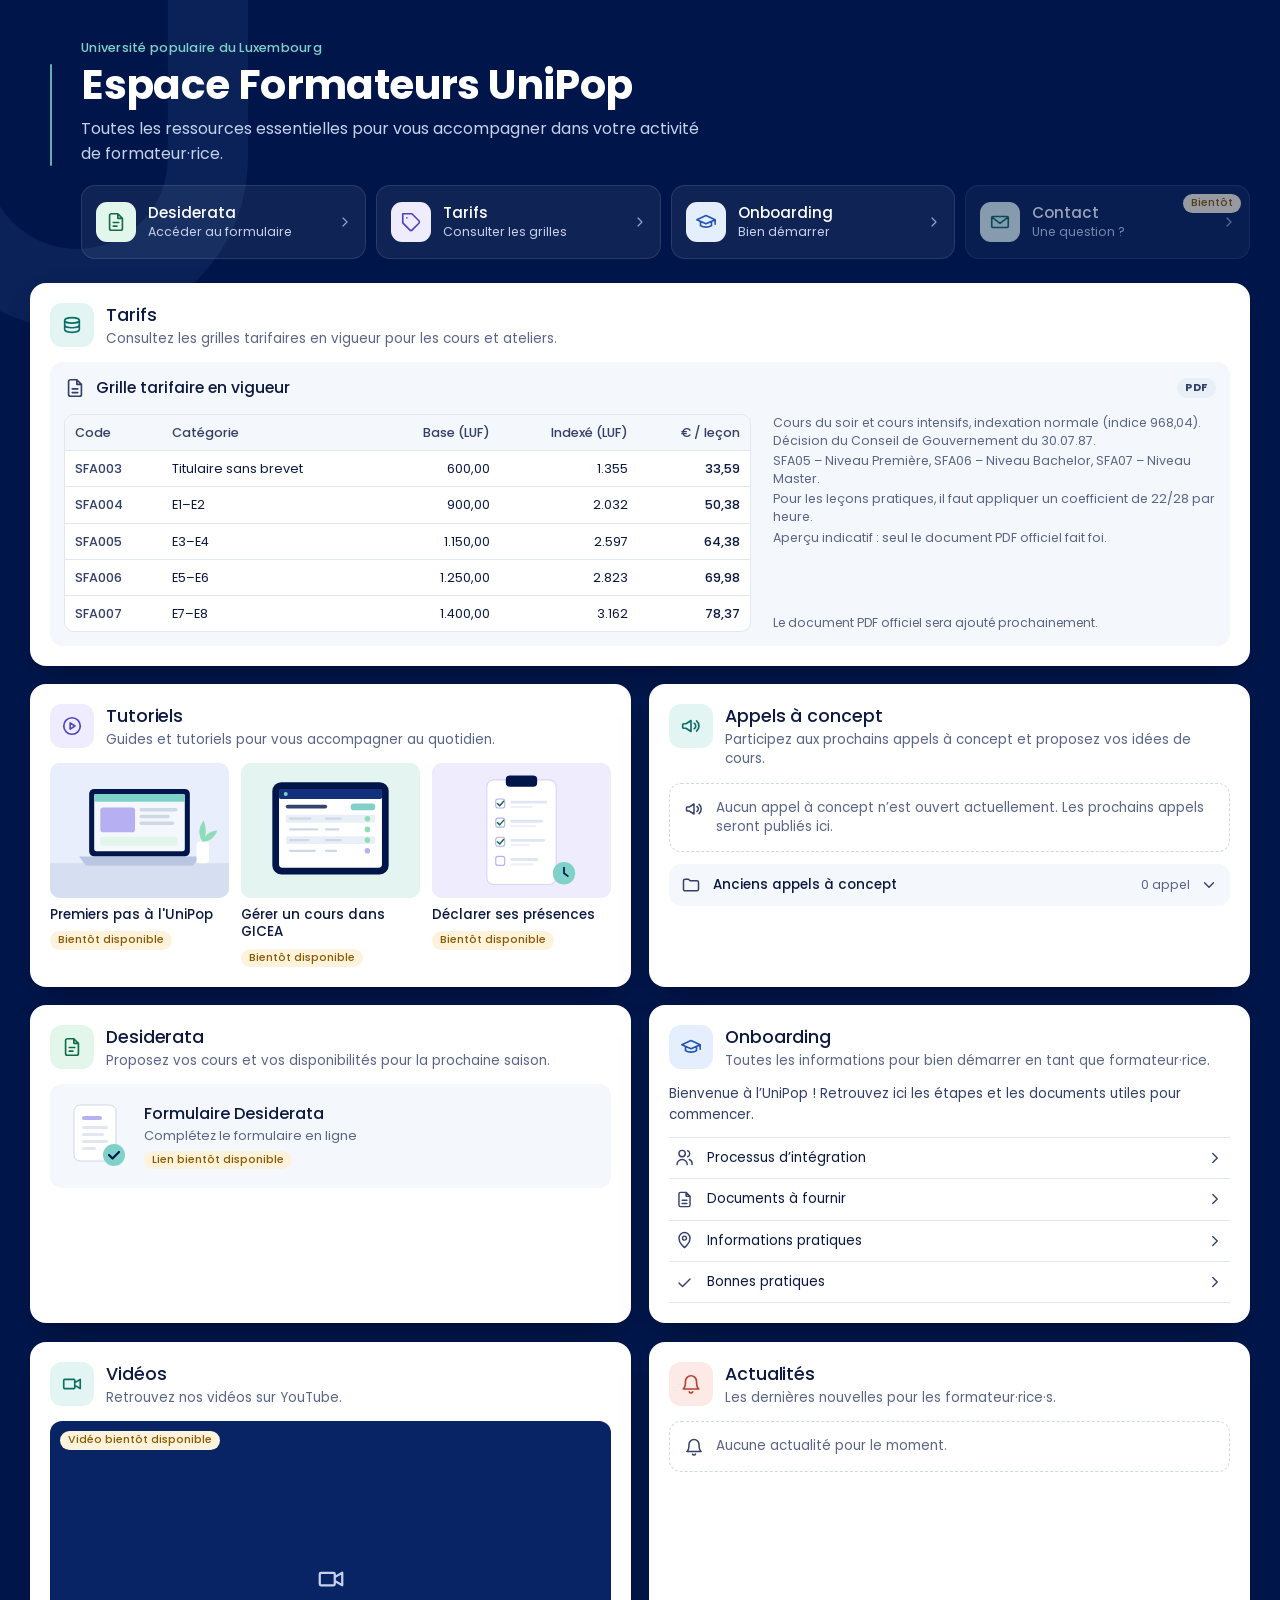
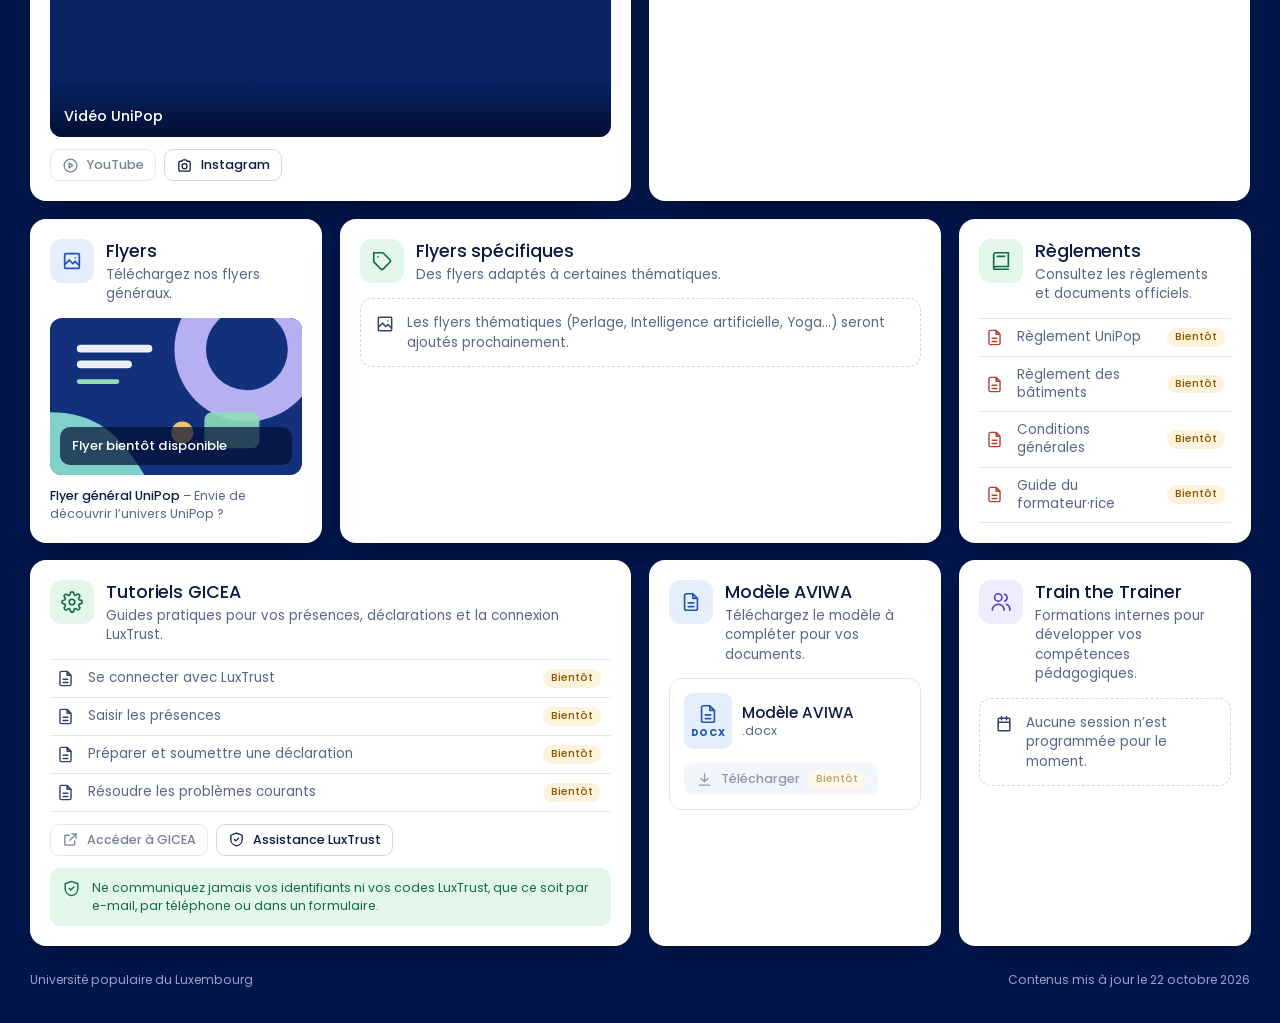
<file: index.html>
<!DOCTYPE html>
<html lang="fr">
<head>
  <meta charset="utf-8">
  <meta name="viewport" content="width=device-width, initial-scale=1">
  <meta name="color-scheme" content="light">
  <meta name="theme-color" content="#00164a">
  <meta name="robots" content="noindex, nofollow">
  <meta name="referrer" content="strict-origin-when-cross-origin">
  <title>Espace Formateurs UniPop</title>
  <link rel="icon" href="assets/icons/favicon.svg" type="image/svg+xml">
  <link rel="preload" href="assets/fonts/poppins-400.woff" as="font" type="font/woff" crossorigin>
  <link rel="preload" href="assets/fonts/poppins-500.woff" as="font" type="font/woff" crossorigin>
  <link rel="stylesheet" href="css/styles.css">
  <script src="js/iframe-resize.js"></script>
  <script src="js/app.js" defer></script>
</head>
<body>
  <div class="page" id="page">
    <svg class="motif" viewBox="0 0 440 520" aria-hidden="true" focusable="false">
      <path d="M70 -40 V250 a150 150 0 0 0 300 0 V-40" fill="none" stroke="currentColor" stroke-width="92"/>
    </svg>
    <span class="motif-line" aria-hidden="true"></span>

    <main id="app" class="app" aria-busy="true">
      <p class="app-loading">Chargement des ressources…</p>
      <noscript>
        <div class="load-error">
          <h1>Espace Formateurs UniPop</h1>
          <p>Cette page nécessite JavaScript pour afficher les ressources. Activez JavaScript ou consultez <a href="https://www.unipop.lu/" target="_blank" rel="noopener">unipop.lu</a>.</p>
        </div>
      </noscript>
    </main>
  </div>
</body>
</html>
</file>
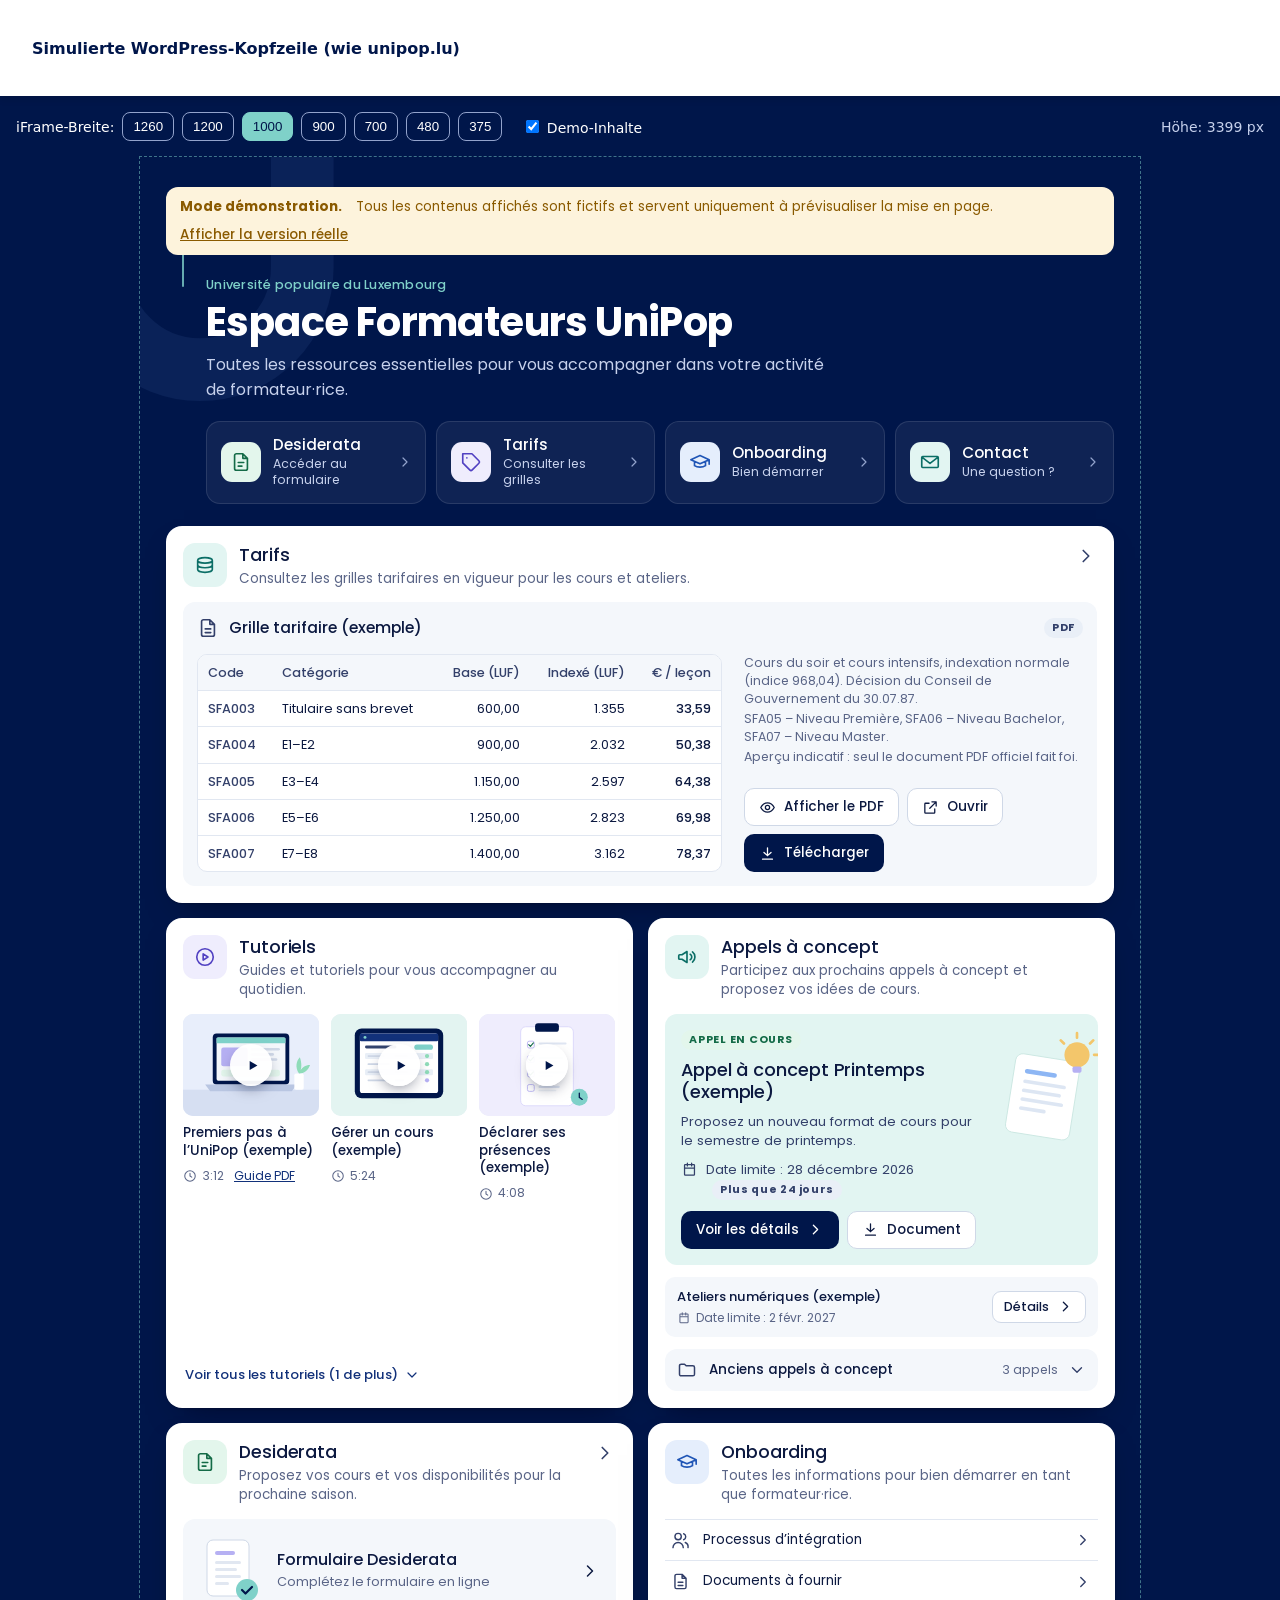
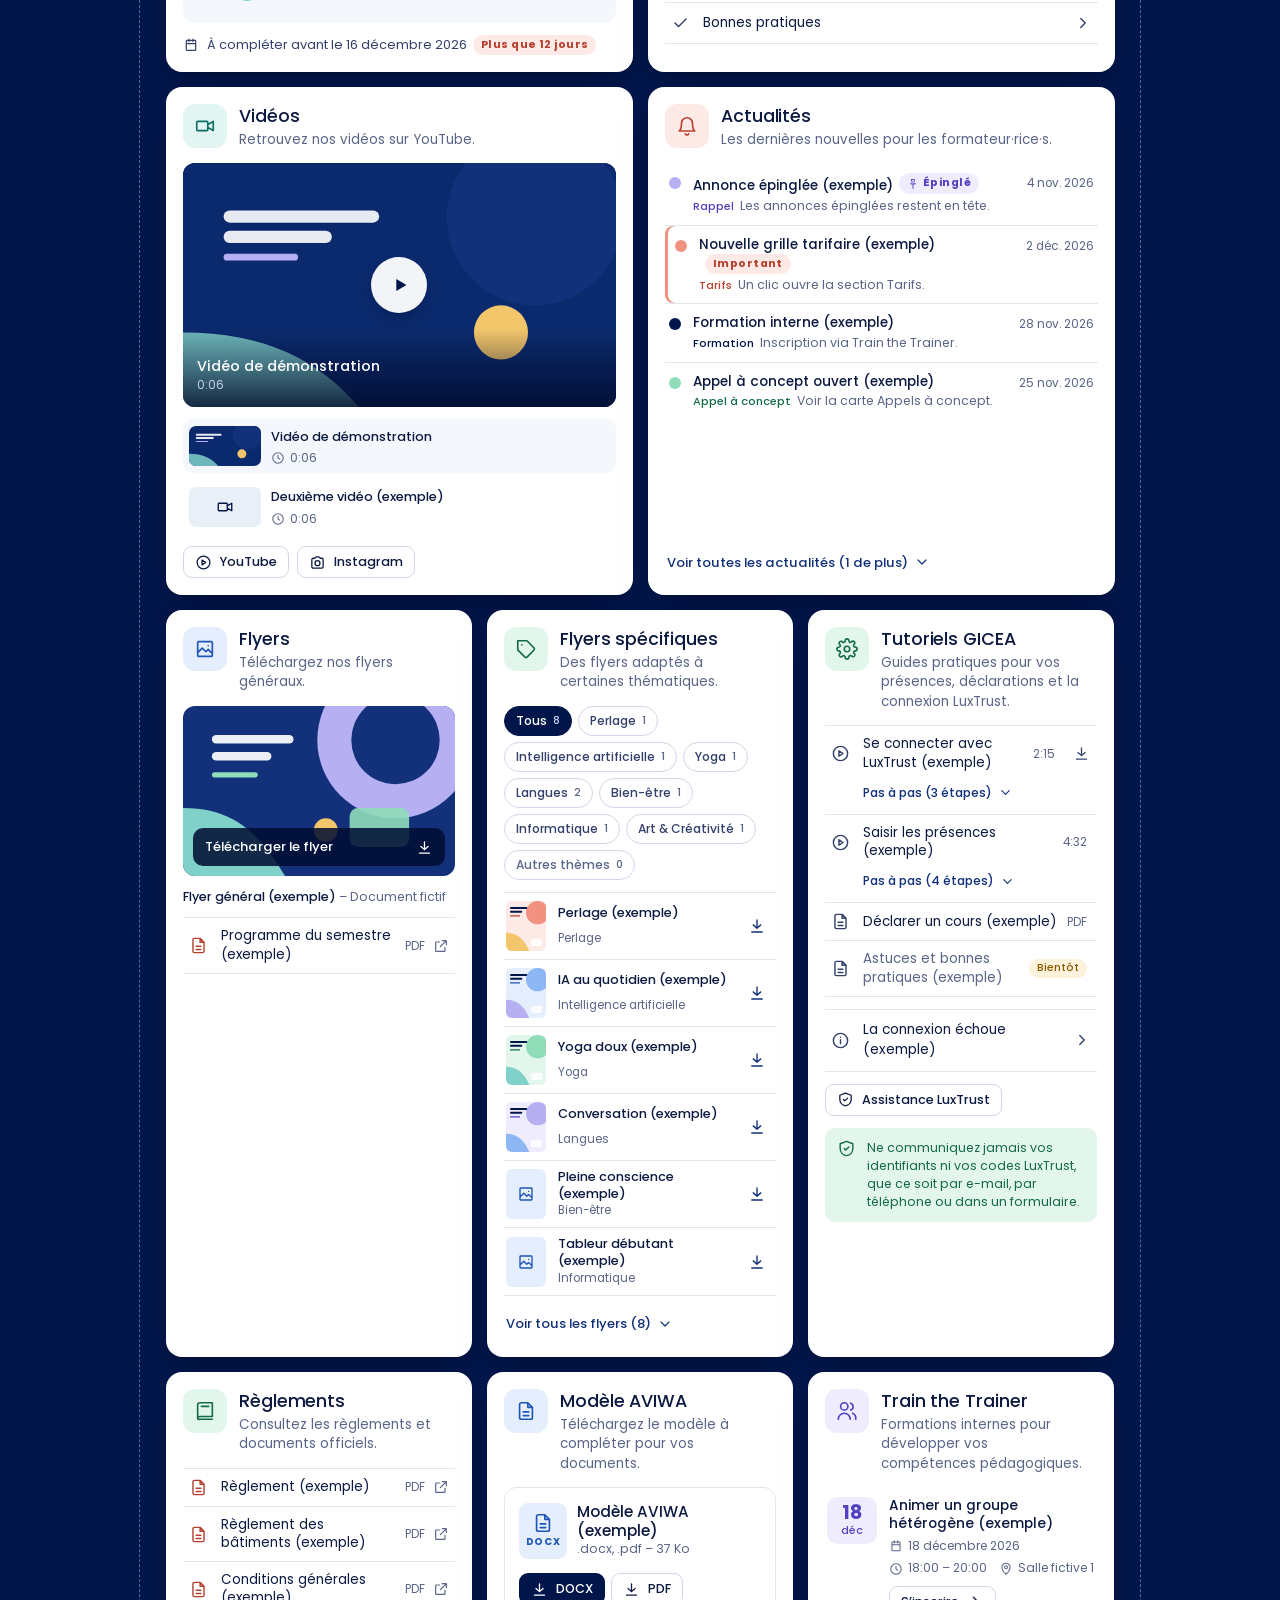
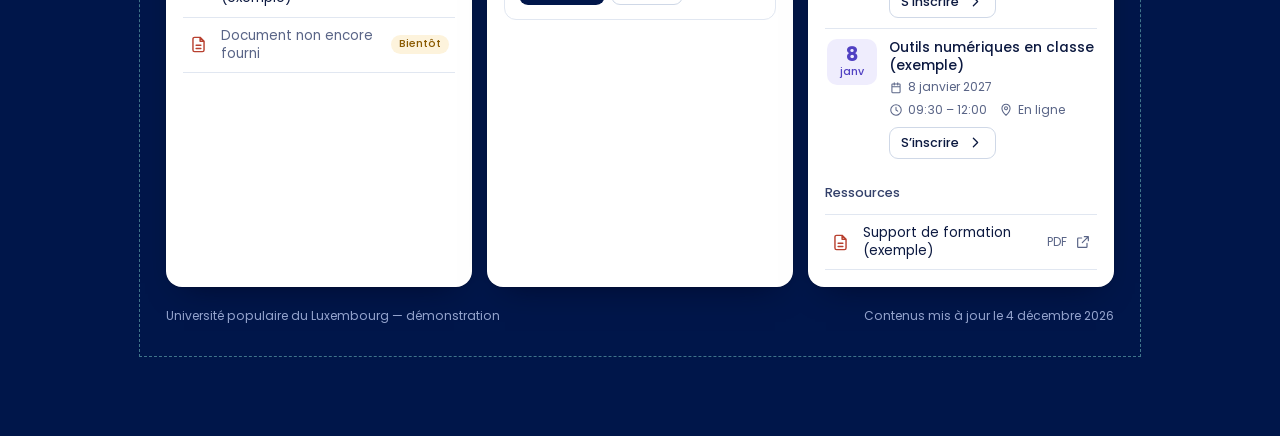
<file: tools/test-integration.html>
<!DOCTYPE html>
<html lang="de">
<head>
<meta charset="utf-8">
<meta name="viewport" content="width=device-width, initial-scale=1">
<meta name="robots" content="noindex, nofollow">
<title>Test: Einbettung wie in WordPress</title>
<style>
  body { margin: 0; background: #00164a; font-family: system-ui, sans-serif; color: #fff; }
  .wp-header { position: sticky; top: 0; z-index: 5; height: 96px; background: #fff; color: #00164a; display: flex; align-items: center; padding: 0 32px; font-weight: 700; box-shadow: 0 2px 8px rgba(0,0,0,.15); }
  .controls { max-width: 1260px; margin: 16px auto; padding: 0 16px; display: flex; flex-wrap: wrap; gap: 8px; align-items: center; font-size: 14px; }
  .controls button { border: 1px solid #93a3cc; background: transparent; color: #fff; border-radius: 8px; padding: 6px 10px; cursor: pointer; }
  .controls button[aria-pressed="true"] { background: #7fd1c9; color: #00164a; border-color: #7fd1c9; }
  .content { max-width: 1260px; margin: 0 auto 80px; padding: 0 16px; }
  .content iframe { display: block; width: 100%; height: 1700px; border: 0; margin: 0 auto; background: #00164a; outline: 1px dashed rgba(127,209,201,.5); }
</style>
</head>
<body>
  <div class="wp-header">Simulierte WordPress-Kopfzeile (wie unipop.lu)</div>
  <div class="controls">
    <span>iFrame-Breite:</span>
    <button type="button" data-w="1260">1260</button>
    <button type="button" data-w="1200">1200</button>
    <button type="button" data-w="1000" aria-pressed="true">1000</button>
    <button type="button" data-w="900">900</button>
    <button type="button" data-w="700">700</button>
    <button type="button" data-w="480">480</button>
    <button type="button" data-w="375">375</button>
    <label style="margin-left:12px"><input type="checkbox" id="demo" checked> Demo-Inhalte</label>
    <span id="status" style="margin-left:auto;color:#c6d1ec">Höhe: –</span>
  </div>
  <div class="content">
    <iframe id="unipop-espace-formateurs" title="Espace Formateurs UniPop" src="../index.html?demo" style="max-width:1000px" allow="fullscreen; autoplay; picture-in-picture"></iframe>
  </div>
<script>
(function () {
  /* Gleicher Listener wie in wordpress-embed.html – hier mit der lokalen Adresse. */
  var IFRAME_ORIGIN = window.location.origin;
  var HEADER_OFFSET = 110;
  var CHANNEL = 'unipop-espace-formateurs';
  var frame = document.getElementById('unipop-espace-formateurs');
  var status = document.getElementById('status');
  function hello() { try { frame.contentWindow.postMessage({ channel: CHANNEL, type: 'hello' }, IFRAME_ORIGIN); } catch (e) {} }
  frame.addEventListener('load', hello);
  window.addEventListener('message', function (event) {
    if (event.origin !== IFRAME_ORIGIN || event.source !== frame.contentWindow) return;
    var d = event.data;
    if (!d || typeof d !== 'object' || d.channel !== CHANNEL) return;
    if (d.type === 'ready') { hello(); return; }
    if (d.type === 'resize') {
      var h = Number(d.height);
      if (!isFinite(h) || h < 200 || h > 40000) return;
      frame.style.height = Math.ceil(h) + 'px';
      status.textContent = 'Höhe: ' + Math.ceil(h) + ' px';
    }
    if (d.type === 'scroll') {
      var top = Number(d.top);
      if (!isFinite(top) || top < 0) return;
      window.scrollTo({ top: Math.max(0, window.pageYOffset + frame.getBoundingClientRect().top + top - HEADER_OFFSET), behavior: 'smooth' });
    }
  });
  document.querySelectorAll('[data-w]').forEach(function (b) {
    b.addEventListener('click', function () {
      document.querySelectorAll('[data-w]').forEach(function (x) { x.setAttribute('aria-pressed', 'false'); });
      b.setAttribute('aria-pressed', 'true');
      frame.style.maxWidth = b.dataset.w + 'px';
    });
  });
  document.getElementById('demo').addEventListener('change', function (e) {
    frame.src = e.target.checked ? '../index.html?demo' : '../index.html';
  });
})();
</script>
</body>
</html>
</file>
<file: css/styles.css>
/* ==========================================================================
   UniPop — Espace Formateurs
   Feuille de styles unique. Les couleurs et polices sont des variables
   (section « Tokens ») : modifier ici suffit pour ajuster la charte.
   ========================================================================== */

/* ---------- Polices ----------------------------------------------------- */
/* Gotham (police institutionnelle UniPop) est utilisée si elle est installée
   ou si des fichiers web sous licence sont ajoutés (voir README).
   Poppins (SIL OFL) sert de police de repli hébergée localement. */
@font-face {
  font-family: "Poppins UP";
  src: url("../assets/fonts/poppins-400.woff") format("woff");
  font-weight: 400; font-style: normal; font-display: swap;
}
@font-face {
  font-family: "Poppins UP";
  src: url("../assets/fonts/poppins-500.woff") format("woff");
  font-weight: 500 600; font-style: normal; font-display: swap;
}
@font-face {
  font-family: "Poppins UP";
  src: url("../assets/fonts/poppins-700.woff") format("woff");
  font-weight: 700 800; font-style: normal; font-display: swap;
}

/* ---------- Tokens ------------------------------------------------------ */
:root {
  --navy-950: #000d33;
  --navy-900: #00164a;   /* couleur institutionnelle (theme-color unipop.lu) */
  --navy-800: #082464;
  --navy-700: #12317a;
  --navy-600: #1d4192;

  --ink: #0c1940;
  --ink-2: #33406a;
  --muted: #5a6587;
  --line: #e1e7f1;
  --line-2: #cfd8e7;
  --surface: #ffffff;
  --surface-2: #f4f7fb;
  --surface-3: #e9eff7;

  --teal: #7fd1c9;       --teal-50: #e2f5f2;     --teal-ink: #0b6e66;
  --mint: #8fdcb9;       --mint-50: #e3f6ec;     --mint-ink: #146b47;
  --lavender: #b6b0f3;   --lavender-50: #efedfd; --lavender-ink: #5141c2;
  --blue: #8db6f4;       --blue-50: #e5eefc;     --blue-ink: #1f55b6;
  --coral: #f2917f;      --coral-50: #fdeae6;    --coral-ink: #b8402f;
  --amber: #f3c66b;      --amber-50: #fdf3dc;    --amber-ink: #8a5a00;

  --on-navy: #ffffff;
  --on-navy-2: #c6d1ec;
  --on-navy-3: #93a3cc;

  --focus: #4c8dff;

  --font: "Gotham", "Gotham SSm", "Poppins UP", "Segoe UI", system-ui, -apple-system, "Helvetica Neue", Arial, sans-serif;

  --r-lg: 16px;
  --r-md: 12px;
  --r-sm: 9px;
  --shadow-card: 0 1px 0 rgba(255,255,255,.04) inset, 0 1px 2px rgba(0, 8, 30, .18), 0 14px 32px -18px rgba(0, 5, 22, .65);
  --shadow-soft: 0 1px 2px rgba(12, 25, 64, .08), 0 6px 16px -10px rgba(12, 25, 64, .28);

  --gap: clamp(12px, 1.5vw, 18px);
  --pad-x: clamp(12px, 2.6vw, 30px);
  --pad-card: clamp(14px, 1.7vw, 20px);
}

/* ---------- Base -------------------------------------------------------- */
*, *::before, *::after { box-sizing: border-box; }
html { -webkit-text-size-adjust: 100%; text-size-adjust: 100%; background: var(--navy-900); }
html.is-framed { overflow-y: hidden; } /* hauteur gérée par la page WordPress */
body {
  margin: 0;
  background: var(--navy-900);
  color: var(--on-navy);
  font-family: var(--font);
  font-size: 15px;
  line-height: 1.5;
  -webkit-font-smoothing: antialiased;
  -moz-osx-font-smoothing: grayscale;
}
img, svg, video, iframe { display: block; max-width: 100%; }
h1, h2, h3, h4, p, ul, ol, figure { margin: 0; }
ul, ol { padding: 0; list-style: none; }
button { font: inherit; color: inherit; }
a { color: inherit; }
:focus-visible { outline: 3px solid var(--focus); outline-offset: 2px; border-radius: 6px; }
[hidden] { display: none !important; }
.sr-only {
  position: absolute !important; width: 1px; height: 1px; padding: 0; margin: -1px;
  overflow: hidden; clip: rect(0 0 0 0); white-space: nowrap; border: 0;
}

/* ---------- Page & motif ------------------------------------------------ */
.page {
  position: relative;
  max-width: 1480px;
  margin: 0 auto;
  padding: clamp(18px, 3vw, 34px) var(--pad-x) clamp(20px, 3vw, 34px);
  overflow: hidden;
  overflow: clip;
  isolation: isolate;
}
.motif {
  position: absolute;
  z-index: -1;
  top: -60px;
  left: clamp(-150px, -9vw, -60px);
  width: clamp(230px, 30vw, 400px);
  height: auto;
  color: rgba(122, 156, 230, .085);
  pointer-events: none;
}
.motif-line {
  position: absolute;
  z-index: -1;
  top: clamp(40px, 5vw, 70px);
  left: calc(var(--pad-x) + clamp(10px, 1.6vw, 26px));
  width: 2px;
  height: clamp(60px, 8vw, 110px);
  background: var(--teal);
  opacity: .8;
  border-radius: 2px;
  pointer-events: none;
}
.app { position: relative; }
.app-loading { color: var(--on-navy-2); font-size: .9rem; padding: 24px 0; }

/* ---------- Bandeau démonstration -------------------------------------- */
.demo-banner {
  display: flex; flex-wrap: wrap; align-items: center; gap: 8px 14px;
  margin-bottom: 16px; padding: 10px 14px;
  background: var(--amber-50); color: var(--amber-ink);
  border-radius: var(--r-md); font-size: .84rem;
}
.demo-banner strong { font-weight: 700; }
.demo-banner a { font-weight: 500; }

/* ---------- Hero -------------------------------------------------------- */
.hero {
  display: grid;
  grid-template-columns: minmax(0, 1fr);
  gap: 18px 32px;
  align-items: end;
  padding: 4px 0 clamp(16px, 2.2vw, 24px) clamp(0px, 4vw, 64px);
}
.hero__eyebrow {
  color: var(--teal);
  font-size: .8rem;
  font-weight: 500;
  letter-spacing: .02em;
  margin-bottom: 6px;
}
.hero__title {
  font-size: clamp(1.65rem, 1.05rem + 2.3vw, 2.55rem);
  line-height: 1.08;
  font-weight: 700;
  letter-spacing: -.015em;
  text-wrap: balance;
}
.hero__lead {
  margin-top: 10px;
  max-width: 62ch;
  color: var(--on-navy-2);
  font-size: clamp(.9rem, .84rem + .25vw, 1rem);
  line-height: 1.55;
}
.quick {
  display: grid;
  grid-template-columns: repeat(4, minmax(0, 1fr));
  gap: 10px;
}
.quick__item {
  position: relative;
  display: grid;
  grid-template-columns: 40px minmax(0, 1fr) 16px;
  grid-template-areas: "icon text go";
  align-items: center;
  gap: 4px 12px;
  min-height: 74px;
  padding: 14px 12px 14px 14px;
  border-radius: 14px;
  background: rgba(255, 255, 255, .06);
  border: 1px solid rgba(255, 255, 255, .11);
  color: var(--on-navy);
  text-decoration: none;
  transition: background-color .18s ease, border-color .18s ease;
}
a.quick__item:hover { background: rgba(255, 255, 255, .1); border-color: rgba(127, 209, 201, .55); }
.quick__icon {
  grid-area: icon;
  width: 40px; height: 40px; border-radius: 11px;
  display: grid; place-items: center;
  background: var(--tone-50); color: var(--tone-ink);
}
.quick__text { grid-area: text; min-width: 0; }
.quick__title { display: block; font-weight: 500; font-size: .95rem; line-height: 1.2; }
.quick__sub { display: block; color: var(--on-navy-2); font-size: .78rem; line-height: 1.3; margin-top: 2px; }
.quick__go { grid-area: go; color: var(--on-navy-3); }
.quick__item.is-unavailable { opacity: .6; }
.quick__item .soon { position: absolute; top: 8px; right: 8px; }

@media (min-width: 1440px) {
  .hero { grid-template-columns: minmax(0, 1fr) auto; }
  .quick { grid-template-columns: repeat(4, minmax(150px, 172px)); }
  .quick__item {
    grid-template-columns: 40px 1fr 16px;
    grid-template-areas: "icon . go" "text text text";
    align-items: start;
    min-height: 110px;
  }
  .quick__text { margin-top: 8px; }
}
@media (max-width: 759px) {
  .hero { padding-left: 0; }
  .motif-line { display: none; }
}
@media (max-width: 639px) {
  .quick { grid-template-columns: repeat(2, minmax(0, 1fr)); gap: 8px; }
  .quick__item { grid-template-columns: 34px minmax(0, 1fr) 14px; gap: 2px 10px; padding: 11px 10px; min-height: 64px; }
  .quick__icon { width: 34px; height: 34px; border-radius: 10px; }
  .quick__icon svg { width: 18px; height: 18px; }
}
@media (max-width: 359px) {
  .quick__sub { display: none; }
}

/* ---------- Zones (grilles) -------------------------------------------- */
.zone {
  display: grid;
  gap: var(--gap);
  grid-template-columns: minmax(0, 1fr);
  margin-top: var(--gap);
  grid-auto-flow: row dense;
}
.hero + .zone { margin-top: 0; }

@media (min-width: 640px) {
  .zone--secondaire, .zone--ressources { grid-template-columns: repeat(2, minmax(0, 1fr)); }
}
@media (min-width: 760px) {
  .zone--principale { grid-template-columns: repeat(2, minmax(0, 1fr)); }
  .zone--principale > .card:first-child { grid-column: 1 / -1; }
}
@media (min-width: 1000px) {
  .zone--ressources { grid-template-columns: repeat(3, minmax(0, 1fr)); }
}
@media (min-width: 1180px) {
  .zone--ressources { grid-template-columns: repeat(4, minmax(0, 1fr)); }
  .zone--ressources > .card[data-taille="large"] { grid-column: span 2; }
}
@media (min-width: 1400px) {
  .zone--principale { grid-template-columns: minmax(0, 1.62fr) minmax(0, 1fr) minmax(0, 1fr); }
  .zone--principale > .card:first-child { grid-column: auto; }
  .zone--secondaire { grid-template-columns: repeat(4, minmax(0, 1fr)); }
}

/* ---------- Carte ------------------------------------------------------- */
.card {
  container-type: inline-size;
  container-name: card;
  position: relative;
  display: flex;
  flex-direction: column;
  gap: 14px;
  min-width: 0;
  padding: var(--pad-card);
  background: var(--surface);
  color: var(--ink);
  border-radius: var(--r-lg);
  box-shadow: var(--shadow-card);
  scroll-margin-top: 16px;
  transition: box-shadow .4s ease;
}
.card.is-target { box-shadow: var(--shadow-card), 0 0 0 3px var(--teal); }
.card__head {
  display: grid;
  grid-template-columns: auto minmax(0, 1fr) auto;
  gap: 12px;
  align-items: start;
}
.tile-icon {
  width: 44px; height: 44px;
  border-radius: 12px;
  display: grid; place-items: center;
  background: var(--tone-50);
  color: var(--tone-ink);
  flex: none;
}
.card__title {
  font-size: 1.1rem;
  font-weight: 500;
  line-height: 1.25;
  letter-spacing: -.005em;
  margin-top: 1px;
}
.card__title:focus { outline: none; }
.card__title:focus-visible { outline: 3px solid var(--focus); outline-offset: 3px; }
.card__desc { margin-top: 3px; color: var(--muted); font-size: .84rem; line-height: 1.45; }
.card__go {
  display: grid; place-items: center;
  width: 34px; height: 34px;
  margin: -4px -6px 0 0;
  border-radius: 10px;
  color: var(--ink-2);
  text-decoration: none;
  transition: background-color .15s ease, color .15s ease;
}
.card__go:hover { background: var(--surface-2); color: var(--ink); }
.card__body { display: flex; flex-direction: column; gap: 12px; min-width: 0; flex: 1; }
.card__foot { margin-top: auto; display: flex; flex-wrap: wrap; gap: 8px; align-items: center; }

/* Tons (icônes, pastilles) */
.tone-teal     { --tone: var(--teal);     --tone-50: var(--teal-50);     --tone-ink: var(--teal-ink); }
.tone-mint     { --tone: var(--mint);     --tone-50: var(--mint-50);     --tone-ink: var(--mint-ink); }
.tone-lavender { --tone: var(--lavender); --tone-50: var(--lavender-50); --tone-ink: var(--lavender-ink); }
.tone-blue     { --tone: var(--blue);     --tone-50: var(--blue-50);     --tone-ink: var(--blue-ink); }
.tone-coral    { --tone: var(--coral);    --tone-50: var(--coral-50);    --tone-ink: var(--coral-ink); }
.tone-amber    { --tone: var(--amber);    --tone-50: var(--amber-50);    --tone-ink: var(--amber-ink); }
.tone-navy     { --tone: var(--navy-900); --tone-50: var(--surface-3);   --tone-ink: var(--navy-900); }

/* ---------- Éléments communs ------------------------------------------- */
.panel { background: var(--surface-2); border-radius: var(--r-md); padding: 14px; min-width: 0; }
.panel--outline { background: var(--surface); border: 1px solid var(--line); }

.btn {
  display: inline-flex; align-items: center; justify-content: center; gap: 8px;
  min-height: 38px;
  padding: 0 14px;
  border-radius: 10px;
  border: 1px solid transparent;
  font-family: var(--font);
  font-size: .84rem;
  font-weight: 500;
  line-height: 1.1;
  text-decoration: none;
  cursor: pointer;
  white-space: nowrap;
  transition: background-color .15s ease, border-color .15s ease, color .15s ease;
}
.btn svg { width: 17px; height: 17px; flex: none; }
.btn--primary { background: var(--navy-900); color: #fff; }
.btn--primary:hover { background: var(--navy-700); }
.btn--soft { background: var(--surface); color: var(--ink); border-color: var(--line-2); }
.btn--soft:hover { background: var(--surface-2); border-color: var(--ink-2); }
.btn--ghost { background: transparent; color: var(--ink-2); padding: 0 10px; }
.btn--ghost:hover { background: var(--surface-2); color: var(--ink); }
.btn--small { min-height: 32px; padding: 0 11px; font-size: .79rem; border-radius: 9px; }
.btn.is-unavailable, .btn[aria-disabled="true"] { cursor: not-allowed; opacity: .55; }
.btn--primary.is-unavailable { background: var(--surface-3); color: var(--ink-2); }

.link-more {
  display: inline-flex; align-items: center; gap: 6px;
  padding: 6px 2px;
  border: 0; background: none;
  color: var(--navy-700);
  font-size: .82rem; font-weight: 500;
  cursor: pointer; text-decoration: none;
}
.link-more:hover { text-decoration: underline; text-underline-offset: 3px; }
.link-more svg { width: 16px; height: 16px; transition: transform .2s ease; }
.link-more[aria-expanded="true"] svg { transform: rotate(180deg); }

.badge {
  display: inline-flex; align-items: center; gap: 4px;
  padding: 3px 8px;
  border-radius: 999px;
  font-size: .68rem; font-weight: 700; letter-spacing: .04em; line-height: 1.3;
  white-space: nowrap;
}
.badge svg { width: 12px; height: 12px; }
.badge--format { background: var(--surface-3); color: var(--ink-2); letter-spacing: .06em; }
.badge--status { background: var(--mint-50); color: var(--mint-ink); text-transform: uppercase; letter-spacing: .07em; }
.badge--urgent { background: var(--coral-50); color: var(--coral-ink); }
.badge--pin { background: var(--lavender-50); color: var(--lavender-ink); }
.soon {
  display: inline-flex; align-items: center;
  padding: 2px 8px;
  border-radius: 999px;
  background: var(--amber-50); color: var(--amber-ink);
  font-size: .68rem; font-weight: 500; line-height: 1.35;
  white-space: nowrap;
}
.is-unavailable { cursor: default; }

.empty {
  display: flex; gap: 12px; align-items: flex-start;
  padding: 14px;
  border: 1px dashed var(--line-2);
  border-radius: var(--r-md);
  color: var(--muted);
  font-size: .84rem;
  line-height: 1.45;
}
.empty svg { flex: none; width: 20px; height: 20px; color: var(--ink-2); margin-top: 1px; }

.meta { display: inline-flex; align-items: center; gap: 5px; color: var(--muted); font-size: .76rem; }
.meta svg { width: 14px; height: 14px; }

.rich p + p, .rich p + ul, .rich ul + p { margin-top: 8px; }
.rich ul { list-style: disc; padding-left: 1.15em; }
.rich li + li { margin-top: 4px; }
.rich a { color: var(--navy-700); text-underline-offset: 2px; }
.rich strong { font-weight: 500; color: var(--ink); }

/* Lignes de liste (documents, liens) */
.rows { border-top: 1px solid var(--line); }
.rows > li { border-bottom: 1px solid var(--line); }
.row {
  display: grid;
  grid-template-columns: 22px minmax(0, 1fr) auto;
  align-items: center;
  gap: 10px;
  padding: 9px 6px;
  color: var(--ink);
  text-decoration: none;
  font-size: .84rem;
  line-height: 1.35;
  border-radius: 8px;
  transition: background-color .15s ease;
}
a.row:hover, button.row:hover { background: var(--surface-2); }
button.row { width: 100%; border: 0; background: none; text-align: left; cursor: pointer; }
.row > svg { width: 19px; height: 19px; color: var(--ink-2); }
.row__title { min-width: 0; }
.row__title small { display: block; color: var(--muted); font-size: .75rem; }
.row__aux { display: inline-flex; align-items: center; gap: 8px; color: var(--muted); font-size: .74rem; }
.row__aux svg { width: 16px; height: 16px; }
.row.is-unavailable { color: var(--muted); }
.row--pdf > svg { color: var(--coral-ink); }

/* Vignettes */
.thumb {
  position: relative;
  overflow: hidden;
  border-radius: 10px;
  background: var(--surface-3);
  aspect-ratio: 4 / 3;
}
.thumb img { width: 100%; height: 100%; object-fit: cover; }
.thumb-fallback {
  width: 100%; height: 100%;
  display: grid; place-items: center; align-content: center; gap: 6px;
  background: var(--tone-50); color: var(--tone-ink);
  padding: 10px; text-align: center;
}
.thumb-fallback svg { width: 30px; height: 30px; }
.thumb-fallback span { font-size: .72rem; font-weight: 500; line-height: 1.2; }
.play-dot {
  position: absolute; left: 50%; top: 50%;
  width: 42px; height: 42px; margin: -21px 0 0 -21px;
  border-radius: 50%;
  display: grid; place-items: center;
  background: rgba(255, 255, 255, .95);
  color: var(--navy-900);
  box-shadow: 0 6px 16px -6px rgba(0, 10, 40, .6);
  transition: transform .18s ease;
}
.play-dot svg { width: 17px; height: 17px; margin-left: 2px; }

/* Lecteur vidéo */
.player {
  position: relative;
  aspect-ratio: 16 / 9;
  border-radius: var(--r-md);
  overflow: hidden;
  background: var(--navy-950);
}
.player iframe, .player video { position: absolute; inset: 0; width: 100%; height: 100%; border: 0; }
.player-wrap { display: flex; flex-direction: column; gap: 8px; }
.player-bar { display: flex; flex-wrap: wrap; align-items: center; justify-content: space-between; gap: 6px 12px; }
.player-bar__title { font-size: .86rem; font-weight: 500; min-width: 0; }

/* ---------- Tarifs ------------------------------------------------------ */
.doc-panel { display: flex; flex-direction: column; gap: 12px; }
.doc-panel__head { display: flex; align-items: center; gap: 10px; }
.doc-panel__head > svg { width: 22px; height: 22px; color: var(--ink-2); flex: none; }
.doc-panel__title { font-size: .98rem; font-weight: 500; flex: 1; min-width: 0; }
.table-wrap {
  overflow-x: auto;
  border: 1px solid var(--line);
  border-radius: 10px;
  background: var(--surface);
  -webkit-overflow-scrolling: touch;
}
.tarif-table { width: 100%; border-collapse: collapse; font-size: .8rem; }
.tarif-table th {
  padding: 8px 10px;
  background: var(--surface-2);
  color: var(--ink-2);
  font-weight: 500;
  text-align: left;
  white-space: nowrap;
  border-bottom: 1px solid var(--line);
}
.tarif-table td { padding: 8px 10px; border-top: 1px solid var(--line); white-space: nowrap; }
.tarif-table tbody tr:first-child td { border-top: 0; }
.tarif-table .num { text-align: right; font-variant-numeric: tabular-nums; }
.tarif-table td:first-child { font-weight: 500; color: var(--ink-2); }
.tarif-table td:last-child { font-weight: 500; color: var(--ink); }
.table-notes { color: var(--muted); font-size: .74rem; line-height: 1.45; }
.table-notes li + li { margin-top: 2px; }
.doc-preview-empty {
  display: grid; grid-template-columns: 56px 1fr; gap: 14px; align-items: center;
  padding: 16px; background: var(--surface); border: 1px solid var(--line); border-radius: 10px;
  color: var(--muted); font-size: .82rem;
}
.doc-sheet { width: 56px; height: 72px; border-radius: 6px; background: var(--surface-2); border: 1px solid var(--line-2); position: relative; }
.doc-sheet::before {
  content: ""; position: absolute; inset: 14px 10px auto 10px; height: 34px;
  background: repeating-linear-gradient(var(--line-2) 0 3px, transparent 3px 9px);
}
.pdf-frame {
  width: 100%;
  height: clamp(360px, 60cqi, 640px);
  border: 1px solid var(--line);
  border-radius: 10px;
  background: var(--surface-2);
}
.pdf-hint { color: var(--muted); font-size: .76rem; }
.actions { display: flex; flex-wrap: wrap; gap: 8px; }
@container card (max-width: 600px) {
  .tarif-table .is-secondary { display: none; }
}
@container card (min-width: 760px) {
  .doc-panel { display: grid; grid-template-columns: minmax(0, 1.55fr) minmax(220px, 1fr); gap: 14px 22px; align-items: start; }
  .doc-panel__head { grid-column: 1 / -1; }
  .doc-panel > .table-wrap, .doc-panel > .doc-preview-empty { grid-column: 1; grid-row: 2 / span 2; }
  .doc-panel > .table-notes { grid-column: 2; grid-row: 2; font-size: .78rem; }
  .doc-panel > .actions { grid-column: 2; grid-row: 3; align-self: end; }
  .doc-panel > .pdf-viewer { grid-column: 1 / -1; }
}

/* ---------- Tutoriels --------------------------------------------------- */
.tiles {
  display: grid;
  grid-template-columns: repeat(auto-fit, minmax(min(100%, 128px), 1fr));
  gap: 12px;
}
.tile { display: flex; flex-direction: column; gap: 8px; min-width: 0; }
.tile__hit {
  display: flex; flex-direction: column; gap: 8px;
  padding: 0; border: 0; background: none; text-align: left;
  color: inherit; text-decoration: none; cursor: pointer;
  border-radius: 10px;
}
.tile__hit.is-unavailable { cursor: default; }
.tile__hit:hover .play-dot { transform: scale(1.08); }
.tile__hit:hover .tile__title { color: var(--navy-700); }
.tile__title { font-size: .84rem; font-weight: 500; line-height: 1.3; color: var(--ink); }
.tile__meta { display: flex; flex-wrap: wrap; gap: 6px 10px; align-items: center; }
.tile__meta a { font-size: .76rem; color: var(--navy-700); }
.tile .soon { align-self: flex-start; }
.thumb .badge--format { position: absolute; left: 8px; bottom: 8px; background: rgba(255,255,255,.92); }

/* ---------- Appels à concept ------------------------------------------- */
.appel {
  position: relative;
  display: flex; flex-direction: column; gap: 10px;
  padding: 16px;
  border-radius: var(--r-md);
  background: var(--teal-50);
  overflow: hidden;
}
.appel__content { position: relative; z-index: 1; display: flex; flex-direction: column; gap: 9px; max-width: 74%; }
.appel__title { font-size: 1.12rem; font-weight: 500; line-height: 1.22; letter-spacing: -.005em; }
.appel__desc { font-size: .82rem; color: var(--ink-2); }
.appel__deadline { display: grid; grid-template-columns: 17px minmax(0, 1fr); gap: 8px; align-items: start; font-size: .82rem; color: var(--ink-2); }
.appel__deadline svg { width: 17px; height: 17px; margin-top: 1px; }
.appel__art { position: absolute; right: -6px; top: 12px; width: 108px; height: auto; pointer-events: none; }
.appel .actions { margin-top: 2px; }
.appel-list li + li { margin-top: 8px; }
.appel-mini {
  display: grid; grid-template-columns: minmax(0, 1fr) auto; gap: 4px 10px; align-items: center;
  padding: 10px 12px; border-radius: 10px; background: var(--surface-2); font-size: .82rem;
}
.appel-mini__title { font-weight: 500; }
@container card (max-width: 400px) {
  .appel__art { display: none; }
  .appel__content { max-width: none; }
}

/* Archive (dossier dépliable) */
.fold { border-radius: var(--r-md); background: var(--surface-2); }
.fold > summary {
  display: grid; grid-template-columns: 22px minmax(0, 1fr) auto 18px; align-items: center; gap: 10px;
  padding: 11px 12px;
  list-style: none;
  cursor: pointer;
  border-radius: var(--r-md);
  font-size: .84rem; font-weight: 500;
}
.fold > summary::-webkit-details-marker { display: none; }
.fold > summary:hover { background: var(--surface-3); }
.fold > summary > svg { width: 20px; height: 20px; color: var(--ink-2); }
.fold > summary .chev { width: 18px; height: 18px; transition: transform .2s ease; }
.fold[open] > summary .chev { transform: rotate(180deg); }
.fold__count { color: var(--muted); font-weight: 400; font-size: .78rem; }
.fold__body { padding: 0 12px 12px; }
.fold__body .rows { border-top: 1px solid var(--line-2); }
.fold__body .rows > li { border-bottom-color: var(--line-2); }

/* ---------- Desiderata -------------------------------------------------- */
.cta-panel {
  display: grid;
  grid-template-columns: 64px minmax(0, 1fr) 20px;
  gap: 14px;
  align-items: center;
  padding: 16px;
  border-radius: var(--r-md);
  background: var(--surface-2);
  color: var(--ink);
  text-decoration: none;
  transition: background-color .15s ease;
}
a.cta-panel:hover { background: var(--surface-3); }
.cta-panel__art { width: 64px; height: auto; }
.cta-panel__title { display: block; font-size: 1rem; font-weight: 500; line-height: 1.25; }
.cta-panel__sub { display: block; color: var(--muted); font-size: .8rem; margin-top: 2px; }
.cta-panel > svg:last-child { width: 20px; height: 20px; color: var(--ink-2); }
.cta-panel.is-unavailable { grid-template-columns: 64px minmax(0, 1fr); }
.cta-panel .soon { margin-top: 6px; }
.deadline-line { display: grid; grid-template-columns: 16px minmax(0, 1fr); gap: 8px; align-items: start; font-size: .8rem; color: var(--ink-2); }
.deadline-line svg { width: 16px; height: 16px; margin-top: 2px; }
.deadline-line .badge, .appel__deadline .badge { margin-left: 6px; vertical-align: 1px; }

/* ---------- Onboarding & accordéons ------------------------------------ */
.intro { color: var(--ink-2); font-size: .84rem; line-height: 1.5; }
.acc { border-top: 1px solid var(--line); }
.acc > details { border-bottom: 1px solid var(--line); }
.acc summary {
  display: grid; grid-template-columns: 22px minmax(0, 1fr) 18px; align-items: center; gap: 10px;
  padding: 10px 6px;
  list-style: none;
  cursor: pointer;
  font-size: .85rem;
  border-radius: 8px;
  transition: background-color .15s ease;
}
.acc summary::-webkit-details-marker { display: none; }
.acc summary:hover { background: var(--surface-2); }
.acc summary > svg { width: 19px; height: 19px; color: var(--ink-2); }
.acc summary .chev { width: 18px; height: 18px; transition: transform .2s ease; }
.acc details[open] > summary .chev { transform: rotate(90deg); }
.acc__body { padding: 2px 6px 14px 38px; font-size: .82rem; color: var(--ink-2); display: flex; flex-direction: column; gap: 10px; }
.acc__body .rows { border-top: 1px solid var(--line); }
.acc__body .row { font-size: .8rem; }
.steps { counter-reset: step; display: flex; flex-direction: column; gap: 8px; }
.steps li {
  counter-increment: step;
  display: grid; grid-template-columns: 24px 1fr; gap: 10px; align-items: start;
  font-size: .8rem; line-height: 1.45;
}
.steps li::before {
  content: counter(step);
  width: 24px; height: 24px; border-radius: 50%;
  display: grid; place-items: center;
  background: var(--tone-50, var(--surface-3)); color: var(--tone-ink, var(--ink));
  font-size: .72rem; font-weight: 700;
}

/* ---------- Vidéos ------------------------------------------------------ */
.stage {
  position: relative;
  display: block;
  width: 100%;
  aspect-ratio: 16 / 9;
  padding: 0; border: 0;
  border-radius: var(--r-md);
  overflow: hidden;
  background: var(--navy-950);
  color: #fff;
  text-align: left;
  cursor: pointer;
}
.stage img { width: 100%; height: 100%; object-fit: cover; }
.stage .thumb-fallback { background: var(--navy-800); color: var(--on-navy-2); }
.stage__scrim {
  position: absolute; inset: auto 0 0 0;
  padding: 28px 14px 12px;
  background: linear-gradient(to top, rgba(0, 10, 40, .82), rgba(0, 10, 40, 0));
  display: flex; flex-direction: column; gap: 2px;
}
.stage__title { font-size: .9rem; font-weight: 500; line-height: 1.25; }
.stage__meta { font-size: .74rem; color: var(--on-navy-2); }
.stage .play-dot { width: 56px; height: 56px; margin: -28px 0 0 -28px; }
.stage .play-dot svg { width: 22px; height: 22px; }
.stage:hover .play-dot { transform: scale(1.06); }
.stage.is-unavailable { cursor: default; }
.stage.is-unavailable .soon { position: absolute; top: 10px; left: 10px; }
.video-list li + li { margin-top: 6px; }
.video-row {
  display: grid; grid-template-columns: 72px minmax(0, 1fr); gap: 10px; align-items: center;
  width: 100%; padding: 6px; border: 0; border-radius: 10px; background: none;
  text-align: left; cursor: pointer; color: var(--ink);
  transition: background-color .15s ease;
}
.video-row:hover, .video-row[aria-current="true"] { background: var(--surface-2); }
.video-row .thumb { aspect-ratio: 16 / 9; border-radius: 7px; }
.video-row .thumb-fallback svg { width: 18px; height: 18px; }
.video-row__title { font-size: .8rem; font-weight: 500; line-height: 1.3; }
.chips { display: flex; flex-wrap: wrap; gap: 8px; }

/* ---------- Actualités -------------------------------------------------- */
.news > li + li { border-top: 1px solid var(--line); }
.news__item {
  display: grid;
  grid-template-columns: 12px minmax(0, 1fr) auto;
  gap: 3px 12px;
  padding: 10px 4px;
  color: var(--ink);
  text-decoration: none;
  border-radius: 8px;
  transition: background-color .15s ease;
}
a.news__item:hover { background: var(--surface-2); }
a.news__item:hover .news__title { text-decoration: underline; text-underline-offset: 3px; }
.news__dot { width: 12px; height: 12px; border-radius: 50%; margin-top: 4px; background: var(--tone); }
.news__text { min-width: 0; }
.news__title { display: block; font-size: .85rem; font-weight: 500; line-height: 1.3; }
.news__title .badge { margin-left: 6px; vertical-align: 1px; }
.news__summary { display: block; color: var(--muted); font-size: .78rem; line-height: 1.4; margin-top: 2px; }
.news__date { color: var(--muted); font-size: .74rem; white-space: nowrap; margin-top: 2px; }
.news__item.is-important { box-shadow: inset 3px 0 0 var(--coral); padding-left: 10px; }
@container card (max-width: 360px) {
  .news__item { grid-template-columns: 12px minmax(0, 1fr); }
  .news__date { grid-column: 2; grid-row: 1; margin: 0 0 1px; }
  .news__dot { grid-column: 1; grid-row: 2; }
  .news__text { grid-column: 2; grid-row: 2; }
}

/* ---------- Flyers ------------------------------------------------------ */
.flyer-hero {
  position: relative;
  display: block;
  overflow: hidden;
  border-radius: var(--r-md);
  background: var(--surface-3);
  aspect-ratio: 16 / 10;
  color: #fff;
  text-decoration: none;
}
.flyer-hero img, .flyer-hero .thumb-fallback { width: 100%; height: 100%; object-fit: cover; }
.flyer-hero__bar {
  position: absolute; left: 10px; right: 10px; bottom: 10px;
  display: flex; align-items: center; justify-content: space-between; gap: 10px;
  padding: 9px 12px;
  border-radius: 10px;
  background: rgba(0, 13, 51, .86);
  font-size: .82rem; font-weight: 500;
}
.flyer-hero__bar svg { width: 17px; height: 17px; flex: none; }
a.flyer-hero:hover .flyer-hero__bar { background: var(--navy-900); }
.flyer-hero.is-unavailable .flyer-hero__bar { background: rgba(0, 13, 51, .7); }

.pills { display: flex; flex-wrap: wrap; gap: 6px; }
.pill {
  display: inline-flex; align-items: center; gap: 6px;
  min-height: 30px;
  padding: 0 11px;
  border-radius: 999px;
  border: 1px solid var(--line-2);
  background: var(--surface);
  color: var(--ink-2);
  font-size: .76rem; font-weight: 500;
  cursor: pointer;
  transition: background-color .15s ease, border-color .15s ease, color .15s ease;
}
.pill:hover { border-color: var(--ink-2); color: var(--ink); }
.pill[aria-pressed="true"] { background: var(--navy-900); border-color: var(--navy-900); color: #fff; }
.pill__count { font-size: .68rem; color: var(--muted); font-variant-numeric: tabular-nums; }
.pill[aria-pressed="true"] .pill__count { color: var(--on-navy-2); }
.pill.is-empty { color: var(--muted); }

.flyer-grid {
  display: grid;
  grid-template-columns: repeat(auto-fill, minmax(min(100%, 118px), 1fr));
  gap: 12px;
}
.flyer-card { display: flex; flex-direction: column; gap: 6px; min-width: 0; }
.flyer-card .thumb { aspect-ratio: 4 / 5; }
.flyer-card__title { font-size: .8rem; font-weight: 500; line-height: 1.3; }
.flyer-card__cat { font-size: .72rem; color: var(--muted); }
.flyer-card__dl {
  display: inline-flex; align-items: center; gap: 5px;
  font-size: .76rem; font-weight: 500; color: var(--navy-700); text-decoration: none;
}
.flyer-card__dl:hover { text-decoration: underline; text-underline-offset: 3px; }
.flyer-card__dl svg { width: 15px; height: 15px; }
.flyer-card a.thumb { display: block; text-decoration: none; }
.flyer-card a.thumb:hover img { transform: scale(1.03); }
.flyer-card .thumb img { transition: transform .3s ease; }
@container card (max-width: 460px) {
  .flyer-grid { grid-template-columns: minmax(0, 1fr); gap: 0; border-top: 1px solid var(--line); }
  .flyer-card {
    display: grid; grid-template-columns: 40px minmax(0, 1fr) auto; column-gap: 12px; row-gap: 0;
    align-items: center; padding: 8px 2px; border-bottom: 1px solid var(--line);
  }
  .flyer-card .thumb { grid-row: 1 / span 2; width: 40px; border-radius: 6px; }
  .flyer-card .thumb-fallback { padding: 0; }
  .flyer-card .thumb-fallback svg { width: 18px; height: 18px; }
  .flyer-card .thumb-fallback span { display: none; }
  .flyer-card__title, .flyer-card__cat { grid-column: 2; }
  .flyer-card__dl { grid-column: 3; grid-row: 1 / span 2; }
  .flyer-card__dl span { position: absolute; width: 1px; height: 1px; overflow: hidden; clip: rect(0 0 0 0); white-space: nowrap; }
  .flyer-card__dl { width: 34px; height: 34px; justify-content: center; border-radius: 9px; }
  .flyer-card__dl:hover { background: var(--surface-2); }
  .flyer-card__dl svg { width: 18px; height: 18px; }
}

/* ---------- Modèle AVIWA ------------------------------------------------ */
.file-card {
  display: grid;
  grid-template-columns: 48px minmax(0, 1fr) auto;
  gap: 14px;
  align-items: center;
  padding: 14px;
  border: 1px solid var(--line);
  border-radius: var(--r-md);
  background: var(--surface);
}
.file-badge {
  width: 48px; height: 56px; border-radius: 9px;
  display: grid; place-items: center; align-content: center; gap: 1px;
  background: var(--blue-50); color: var(--blue-ink);
  font-size: .62rem; font-weight: 700; letter-spacing: .06em;
}
.file-badge svg { width: 22px; height: 22px; }
.file-badge.is-pdf { background: var(--coral-50); color: var(--coral-ink); }
.file-card__title { font-size: .95rem; font-weight: 500; line-height: 1.25; }
.file-card__sub { color: var(--muted); font-size: .78rem; }
.file-card__actions { display: flex; flex-wrap: wrap; gap: 6px; justify-content: flex-end; }
@container card (max-width: 340px) {
  .file-card { grid-template-columns: 44px minmax(0, 1fr); }
  .file-card__actions { grid-column: 1 / -1; justify-content: flex-start; }
}

/* ---------- GICEA ------------------------------------------------------- */
.gicea-list > li { border-bottom: 1px solid var(--line); }
.gicea-list { border-top: 1px solid var(--line); }
.gicea-item { display: flex; flex-direction: column; }
.gicea-item__main { display: grid; grid-template-columns: minmax(0, 1fr) auto; align-items: center; gap: 6px; }
.gicea-item .row { padding-right: 4px; }
.gicea-item details { margin: 0 0 10px 38px; }
.gicea-item details > summary {
  display: inline-flex; align-items: center; gap: 6px;
  font-size: .76rem; font-weight: 500; color: var(--navy-700);
  cursor: pointer; list-style: none; padding: 2px 0;
}
.gicea-item details > summary::-webkit-details-marker { display: none; }
.gicea-item details > summary svg { width: 15px; height: 15px; transition: transform .2s ease; }
.gicea-item details[open] > summary svg { transform: rotate(180deg); }
.gicea-item details .steps { margin-top: 8px; }
.icon-btn {
  display: inline-grid; place-items: center;
  width: 32px; height: 32px; border-radius: 9px;
  color: var(--ink-2); text-decoration: none;
}
.icon-btn:hover { background: var(--surface-2); color: var(--ink); }
.icon-btn svg { width: 17px; height: 17px; }
.notice {
  display: grid; grid-template-columns: 20px 1fr; gap: 10px; align-items: start;
  padding: 11px 12px;
  border-radius: 10px;
  background: var(--mint-50);
  color: var(--mint-ink);
  font-size: .78rem; line-height: 1.45;
}
.notice svg { width: 19px; height: 19px; }

/* ---------- Train the Trainer ------------------------------------------ */
.sessions > li + li { border-top: 1px solid var(--line); }
.session {
  display: grid; grid-template-columns: 50px minmax(0, 1fr); gap: 12px; align-items: start;
  padding: 10px 2px;
}
.date-tile {
  width: 50px; padding: 6px 0 7px;
  border-radius: 10px;
  background: var(--lavender-50); color: var(--lavender-ink);
  text-align: center; line-height: 1;
}
.date-tile__day { display: block; font-size: 1.2rem; font-weight: 700; }
.date-tile__month { display: block; font-size: .68rem; font-weight: 500; margin-top: 3px; text-transform: lowercase; }
.session__title { font-size: .86rem; font-weight: 500; line-height: 1.3; }
.session__meta { display: flex; flex-wrap: wrap; gap: 4px 12px; margin-top: 4px; }
.session__desc { font-size: .78rem; color: var(--muted); margin-top: 4px; }
.session .btn { margin-top: 8px; }

/* ---------- Pied de page & erreurs ------------------------------------- */
.foot {
  display: flex; flex-wrap: wrap; justify-content: space-between; gap: 6px 16px;
  margin-top: clamp(16px, 2vw, 24px);
  color: var(--on-navy-3);
  font-size: .76rem;
}
.foot a { color: var(--on-navy-2); }
.load-error {
  max-width: 640px;
  margin: 24px 0;
  padding: 20px;
  border-radius: var(--r-lg);
  background: var(--surface);
  color: var(--ink);
}
.load-error h1 { font-size: 1.2rem; font-weight: 500; margin-bottom: 8px; }
.load-error p + p { margin-top: 8px; }
.load-error code { background: var(--surface-2); padding: 1px 5px; border-radius: 5px; font-size: .86em; }
.card--error .empty { border-color: var(--coral); }

/* ---------- Compléments ------------------------------------------------- */
.quick__go svg { width: 16px; height: 16px; }
.meta--block { display: flex; margin-top: 2px; }
.appel__content > .badge { align-self: flex-start; }
.news__cat { font-size: .7rem; font-weight: 500; color: var(--tone-ink); margin-right: 6px; }
.subhead { font-size: .8rem; font-weight: 500; color: var(--ink-2); margin-top: 2px; }
.flyer-caption { font-size: .78rem; color: var(--muted); line-height: 1.4; }
.flyer-caption strong { font-weight: 500; color: var(--ink); }
.player-slot, .stage-slot { min-width: 0; }
.player__error { position: absolute; inset: 0; display: flex; gap: 10px; align-items: center; justify-content: center; padding: 16px; color: var(--on-navy-2); font-size: .82rem; text-align: center; }
.player__error svg { width: 20px; height: 20px; flex: none; }
.fold__empty { padding-top: 6px; }

/* ---------- Apparition unique au chargement ---------------------------- */
.app.is-ready > * { animation: appear .35s ease-out both; }
@keyframes appear { from { opacity: 0; } to { opacity: 1; } }

/* ---------- Mouvement réduit ------------------------------------------- */
@media (prefers-reduced-motion: reduce) {
  *, *::before, *::after {
    animation-duration: .01ms !important;
    animation-iteration-count: 1 !important;
    transition-duration: .01ms !important;
    scroll-behavior: auto !important;
  }
}

/* ---------- Petits écrans ---------------------------------------------- */
@media (max-width: 480px) {
  body { font-size: 14.5px; }
  .card { gap: 12px; }
  .tile-icon { width: 40px; height: 40px; border-radius: 11px; }
  .tile-icon svg { width: 20px; height: 20px; }
  .card__title { font-size: 1.04rem; }
  .cta-panel { grid-template-columns: 48px minmax(0, 1fr) 18px; padding: 14px; }
  .cta-panel.is-unavailable { grid-template-columns: 48px minmax(0, 1fr); }
  .cta-panel__art { width: 48px; }
  .acc__body { padding-left: 6px; }
  .gicea-item details { margin-left: 6px; }
}
</file>
